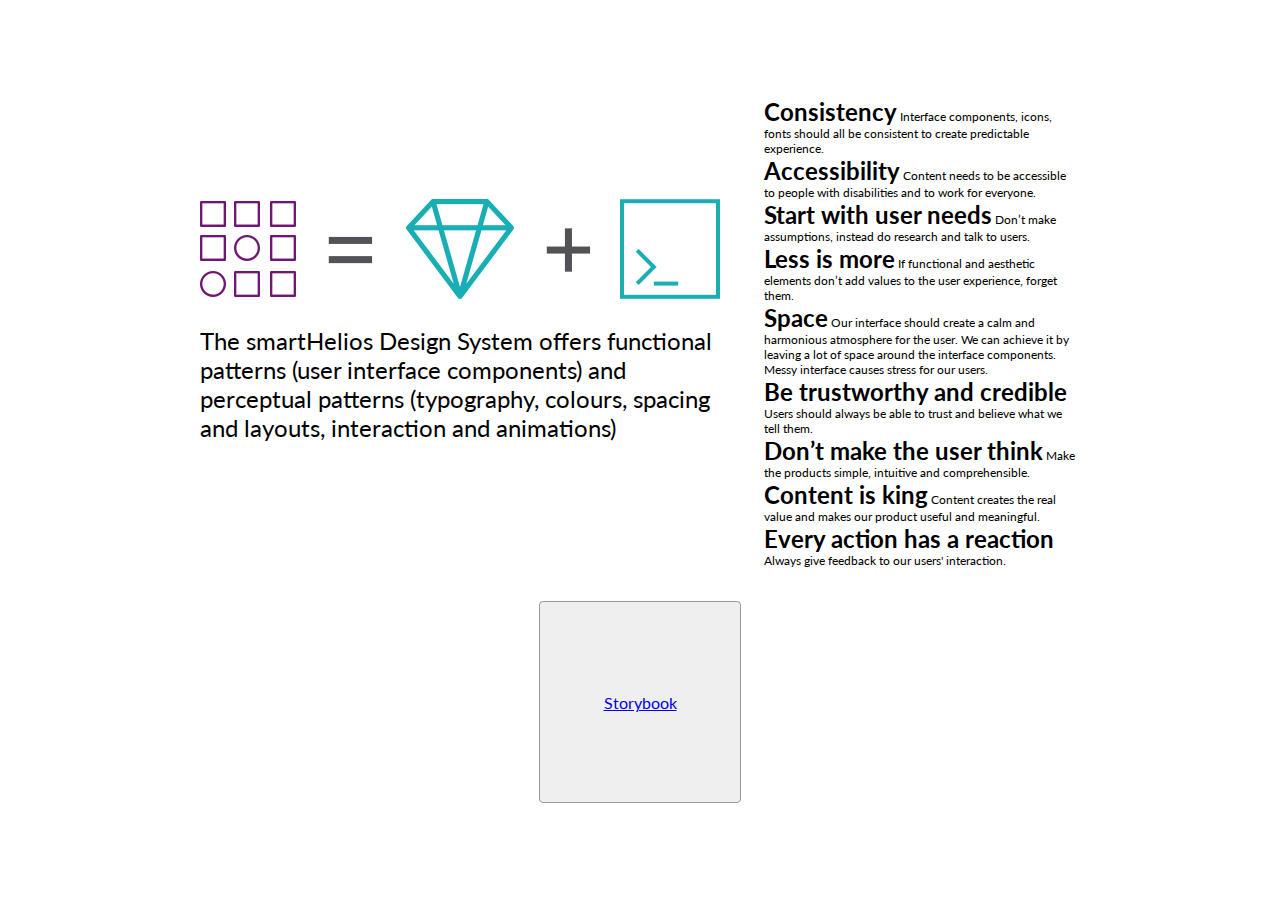
<file: index.html>
<!DOCTYPE html>
<html>
  <head>
    <title>smartHelios Design System Library</title>
    <link
      href="https://fonts.googleapis.com/css?family=Lato"
      rel="stylesheet"
    />
    <link href="css/main.css" rel="stylesheet" type="text/css" />
  </head>
  <body>
    <section class="banner">
      <div class="banner__content">
        <div>
          <img src="assets/dsl.png" />
        </div>
        <p class="banner__title">
          The smartHelios Design System offers functional patterns (user
          interface components) and perceptual patterns (typography, colours,
          spacing and layouts, interaction and animations)
        </p>
      </div>
      <div class="principles">
        <!--<h3>Design Principles</h3>-->
        <ul>
          <li>
            <b>Consistency</b> Interface components, icons, fonts should all be
            consistent to create predictable experience.
          </li>
          <li>
            <b>Accessibility</b> Content needs to be accessible to people with
            disabilities and to work for everyone.
          </li>
          <li>
            <b>Start with user needs</b> Don’t make assumptions, instead do
            research and talk to users.
          </li>
          <li>
            <b>Less is more</b> If functional and aesthetic elements don’t add
            values to the user experience, forget them.
          </li>
          <li>
            <b>Space</b> Our interface should create a calm and harmonious
            atmosphere for the user. We can achieve it by leaving a lot of space
            around the interface components. Messy interface causes stress for
            our users.
          </li>
          <li>
            <b>Be trustworthy and credible</b> Users should always be able to
            trust and believe what we tell them.
          </li>
          <li>
            <b>Don’t make the user think</b> Make the products simple, intuitive
            and comprehensible.
          </li>
          <li>
            <b>Content is king</b> Content creates the real value and makes our
            product useful and meaningful.
          </li>
          <li>
            <b>Every action has a reaction</b> Always give feedback to our
            users' interaction.
          </li>
        </ul>
      </div>
    </section>
    <section class="gallery">
      <div class="gallery__item">
        <a href="storybook-static/index.html">Storybook</a>
      </div>
    </section>
  </body>
</html>
</file>
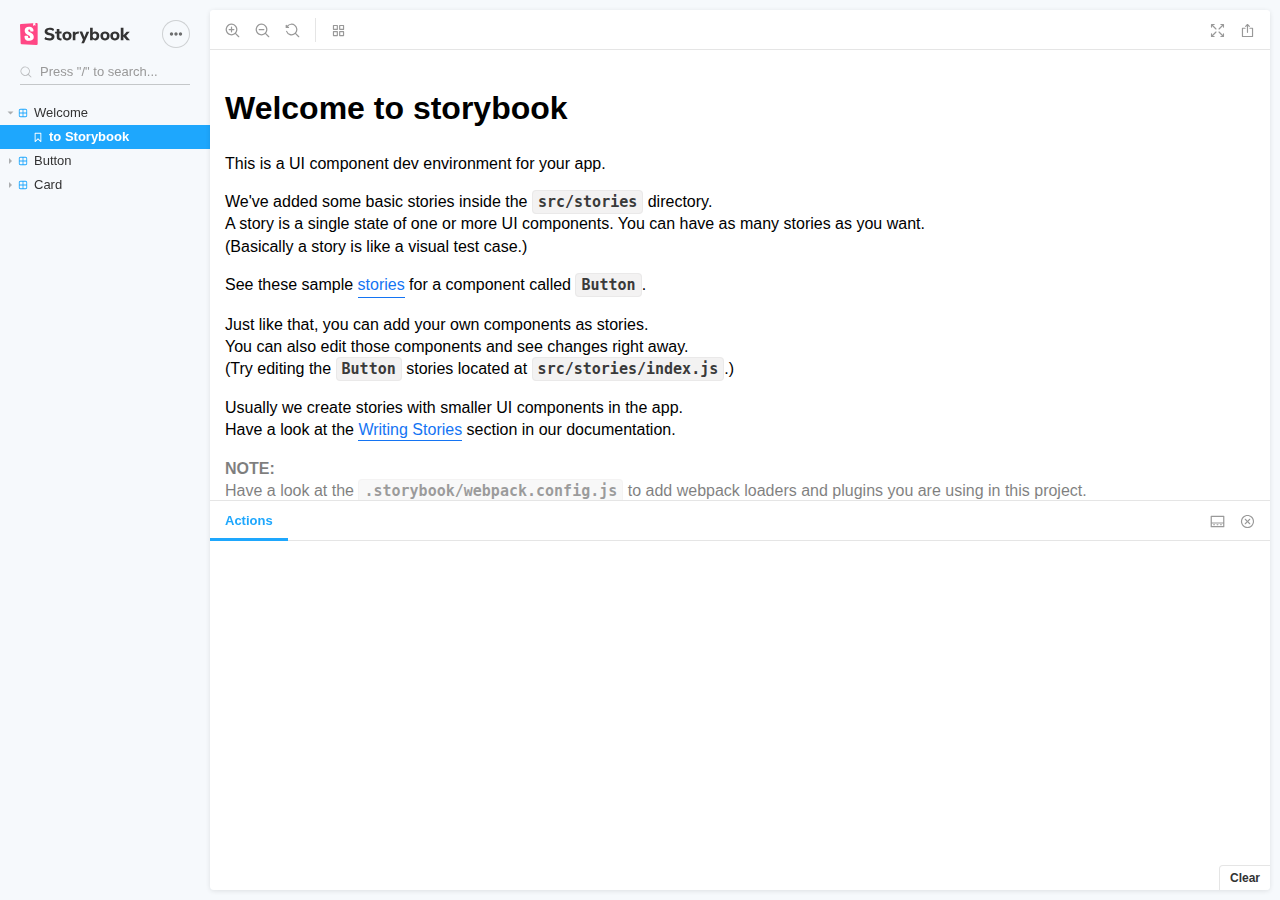
<file: storybook-static/index.html>
<!doctype html><html><head><meta charset="utf-8"><title>Storybook</title><meta name="viewport" content="width=device-width,initial-scale=1"><style>html, body {
    overflow: hidden;
    height: 100%;
    width: 100%;
    margin: 0;
    padding: 0;
  }</style><script>/* globals window */
  /* eslint-disable no-underscore-dangle */
  try {
    if (window.parent !== window) {
      window.__REACT_DEVTOOLS_GLOBAL_HOOK__ = window.parent.__REACT_DEVTOOLS_GLOBAL_HOOK__;
      window.__VUE_DEVTOOLS_GLOBAL_HOOK__ = window.parent.__VUE_DEVTOOLS_GLOBAL_HOOK__;
    }
  } catch (e) {
    // eslint-disable-next-line no-console
    console.warn('unable to connect to parent frame for connecting dev tools');
  }</script></head><body><div id="root"></div><script src="runtime~main.bf7f1bbd18bd2f1ec8df.bundle.js"></script><script src="vendors~main.ee2c62456afb22cf55d1.bundle.js"></script><script src="main.9c15b44d06aa5e7d315a.bundle.js"></script></body></html>
</file>
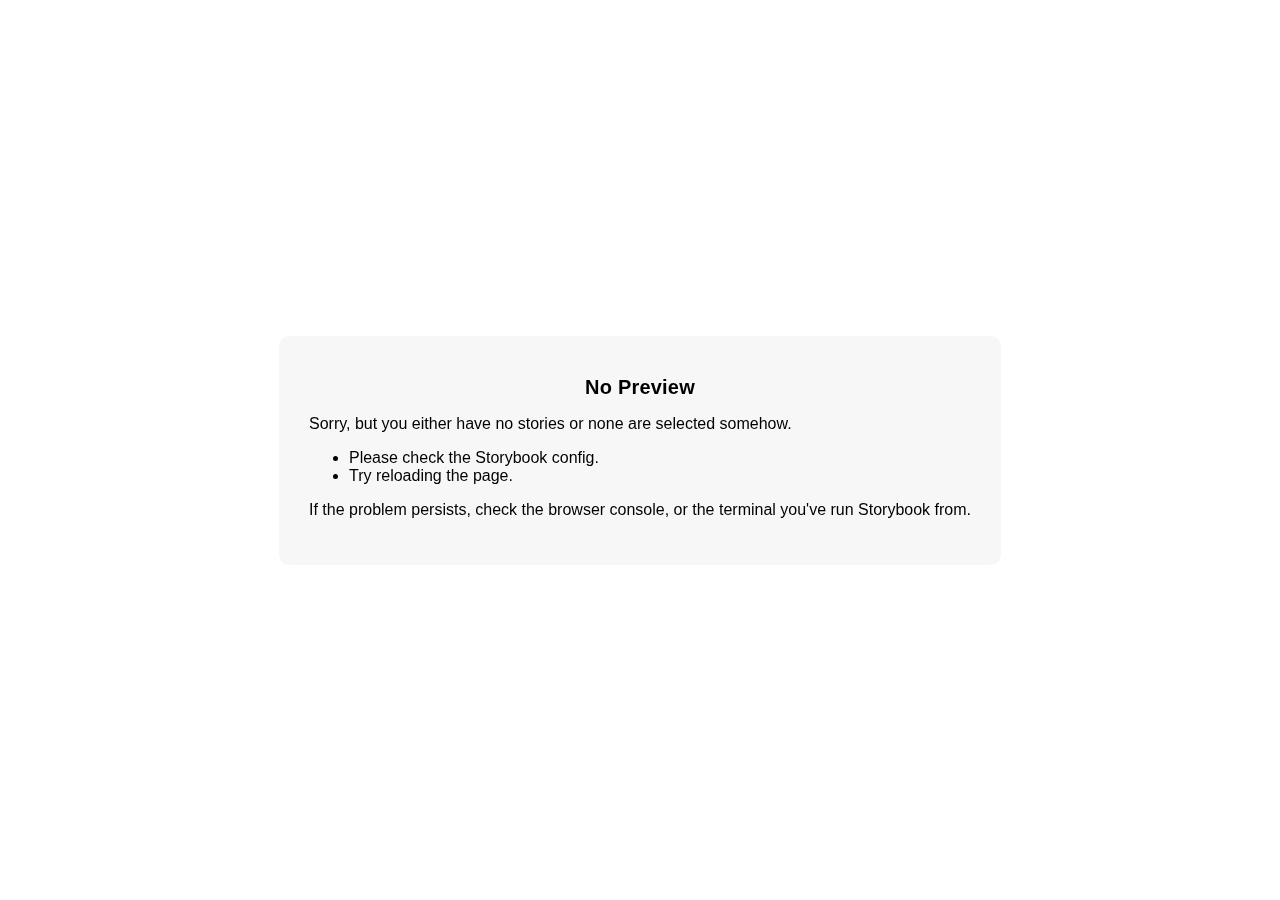
<file: iframe.html>
<!doctype html><html><head><meta charset="utf-8"><title>Storybook</title><meta name="viewport" content="width=device-width,initial-scale=1"><base target="_parent"><style>:not(.sb-show-main) > .sb-main,
  :not(.sb-show-nopreview) > .sb-nopreview,
  :not(.sb-show-errordisplay) > .sb-errordisplay {
    display: none;
  }

  .sb-wrapper {
    position: fixed;
    top: 0;
    bottom: 0;
    left: 0;
    right: 0;
    padding: 20px;
    font-family: -apple-system, ".SFNSText-Regular", "San Francisco", Roboto, "Segoe UI", "Helvetica Neue", "Lucida Grande", sans-serif;
    -webkit-font-smoothing: antialiased;
  }

  .sb-heading {
    font-size: 20px;
    font-weight: 600;
    letter-spacing: 0.2px;
    margin: 10px 0;
  }

  .sb-nopreview {
    display: flex;
    align-content: center;
    justify-content: center;
  }

  .sb-nopreview_main {
    margin: auto;
    padding: 30px;
    border-radius: 10px;
    background: rgba(0,0,0,0.03);
  }

  .sb-nopreview_heading {
    text-align: center;
  }

  .sb-errordisplay {
    background-color: rgb(187, 49, 49);
    color: #FFF;
  }

  .sb-errordisplay_code {
    font-size: 14px;
    width: 100vw;
    overflow: auto;
  }</style><script>/* globals window */
  /* eslint-disable no-underscore-dangle */
  try {
    if (window.parent !== window) {
      window.__REACT_DEVTOOLS_GLOBAL_HOOK__ = window.parent.__REACT_DEVTOOLS_GLOBAL_HOOK__;
      window.__VUE_DEVTOOLS_GLOBAL_HOOK__ = window.parent.__VUE_DEVTOOLS_GLOBAL_HOOK__;
    }
  } catch (e) {
    // eslint-disable-next-line no-console
    console.warn('unable to connect to parent frame for connecting dev tools');
  }</script></head><body><div class="sb-nopreview sb-wrapper"><div class="sb-nopreview_main"><h1 class="sb-nopreview_heading sb-heading">No Preview</h1><p>Sorry, but you either have no stories or none are selected somehow.</p><ul><li>Please check the Storybook config.</li><li>Try reloading the page.</li></ul><p>If the problem persists, check the browser console, or the terminal you've run Storybook from.</p></div></div><div class="sb-errordisplay sb-wrapper"><div id="error-message" class="sb-heading"></div><pre class="sb-errordisplay_code"><code id="error-stack"></code></pre></div><div id="root"></div><script src="runtime~main.10125d0000e9b401c80e.bundle.js"></script><script src="vendors~main.10125d0000e9b401c80e.bundle.js"></script><script src="main.10125d0000e9b401c80e.bundle.js"></script></body></html>
</file>
<file: css/main.css>
body {
  display: flex;
  padding: 5% 15%;
  flex-direction: column;
  align-items: center;
  justify-content: center;
  font-family: 'Lato', sans-serif;
}

li {
  list-style-type: none;
}

section {
  margin: 1% 0;
}

.banner img {
  height: 100px;
}

.banner {
  display: flex;
  align-items: center;
}

.banner__title {
  font-size: 24px;
}

.principles {
  margin-left: 24px;
}

.principles ul {
  padding: 0;
}

.principles li {
  font-size: 12px;
}

.principles li b {
  color: black;
  font-size: 24px;
}

.gallery {
  display: flex;
}

.gallery__item {
  width: 200px;
  height: 200px;
  display: flex;
  align-items: center;
  justify-content: center;
  border: 1px solid #999;
  border-radius: 4px;
  background-color: #efefef;
}
</file>
